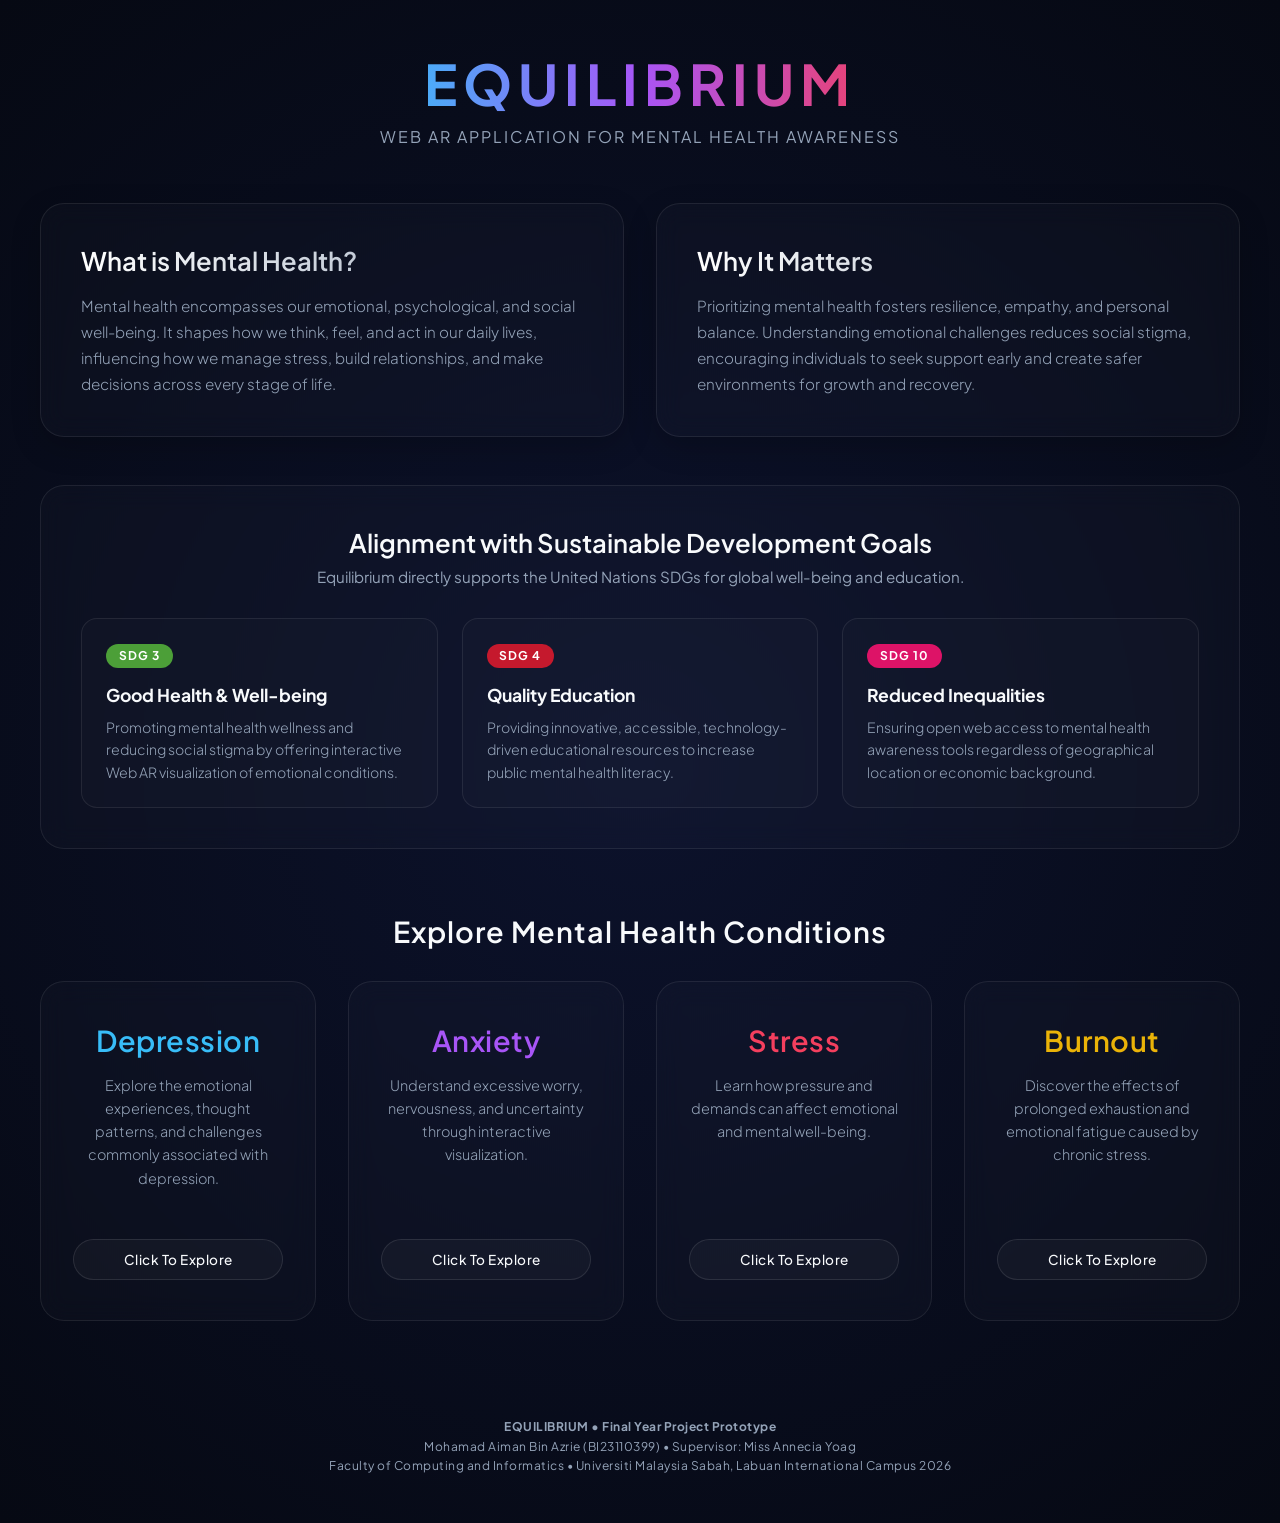
<file: index.html>
<!DOCTYPE html>
<html lang="en">
<head>
    <meta charset="UTF-8">
    <meta name="viewport" content="width=device-width, initial-scale=1.0">
    <title>EQUILIBRIUM - Main Menu</title>
    <!-- Google Font -->
    <link href="https://fonts.googleapis.com/css2?family=Plus+Jakarta+Sans:wght@300;400;500;600;700&display=swap" rel="stylesheet">
    <!-- Separate Stylesheet -->
    <link rel="stylesheet" href="index-style.css">
</head>
<body>

    <header>
        <h1>Equilibrium</h1>
        <p>Web AR Application for Mental Health Awareness</p>
    </header>

    <!-- Overview Section: Mental Health & Its Importance -->
    <section class="intro-section">
        <div class="intro-card">
            <h2>What is Mental Health?</h2>
            <p>
                Mental health encompasses our emotional, psychological, and social well-being. It shapes how we think, feel, and act in our daily lives, influencing how we manage stress, build relationships, and make decisions across every stage of life.
            </p>
        </div>

        <div class="intro-card">
            <h2>Why It Matters</h2>
            <p>
                Prioritizing mental health fosters resilience, empathy, and personal balance. Understanding emotional challenges reduces social stigma, encouraging individuals to seek support early and create safer environments for growth and recovery.
            </p>
        </div>
    </section>

    <!-- SDG Alignment Section -->
    <section class="sdg-section">
        <div class="sdg-header">
            <h2>Alignment with Sustainable Development Goals</h2>
            <p>Equilibrium directly supports the United Nations SDGs for global well-being and education.</p>
        </div>

        <div class="sdg-grid">
            <div class="sdg-card">
                <span class="sdg-badge badge-sdg3">SDG 3</span>
                <h3>Good Health & Well-being</h3>
                <p>
                    Promoting mental health wellness and reducing social stigma by offering interactive Web AR visualization of emotional conditions.
                </p>
            </div>

            <div class="sdg-card">
                <span class="sdg-badge badge-sdg4">SDG 4</span>
                <h3>Quality Education</h3>
                <p>
                    Providing innovative, accessible, technology-driven educational resources to increase public mental health literacy.
                </p>
            </div>

            <div class="sdg-card">
                <span class="sdg-badge badge-sdg10">SDG 10</span>
                <h3>Reduced Inequalities</h3>
                <p>
                    Ensuring open web access to mental health awareness tools regardless of geographical location or economic background.
                </p>
            </div>
        </div>
    </section>

    <h2 class="section-title">Explore Mental Health Conditions</h2>

    <!-- Main Selection UI Matrix -->
    <main class="menu-grid">

        <div class="menu-card card-dep" onclick="selectCondition('depression')">
            <div>
                <h2>Depression</h2>
                <p>
                    Explore the emotional experiences,
                    thought patterns, and challenges
                    commonly associated with depression.
                </p>
            </div>
            <button class="launch-btn">Click To Explore</button>
        </div>

        <div class="menu-card card-anx" onclick="selectCondition('anxiety')">
            <div>
                <h2>Anxiety</h2>
                <p>
                    Understand excessive worry,
                    nervousness, and uncertainty
                    through interactive visualization.
                </p>
            </div>
            <button class="launch-btn">Click To Explore</button>
        </div>

        <div class="menu-card card-str" onclick="selectCondition('stress')">
            <div>
                <h2>Stress</h2>
                <p>
                    Learn how pressure and demands
                    can affect emotional and mental
                    well-being.
                </p>
            </div>
            <button class="launch-btn">Click To Explore</button>
        </div>

        <div class="menu-card card-brn" onclick="selectCondition('burnout')">
            <div>
                <h2>Burnout</h2>
                <p>
                    Discover the effects of prolonged
                    exhaustion and emotional fatigue
                    caused by chronic stress.
                </p>
            </div>
            <button class="launch-btn">Click To Explore</button>
        </div>

    </main>

    <!-- Project Attribution Footer -->
    <footer>
        <strong>EQUILIBRIUM • Final Year Project Prototype</strong><br>
        Mohamad Aiman Bin Azrie (BI23110399) • Supervisor: Miss Annecia Yoag<br>
        Faculty of Computing and Informatics • Universiti Malaysia Sabah, Labuan International Campus 2026
    </footer>

    <script>
        function selectCondition(condition){
            switch(condition){
                case "depression":
                    window.location.href = "Depression.html";
                    break;

                case "anxiety":
                    window.location.href = "anxiety-info.html";
                    break;

                case "stress":
                    window.location.href = "stress-info.html";
                    break;

                case "burnout":
                    alert("Burnout module is currently under development.");
                    break;
            }
        }
    </script>

</body>
</html>
</file>
<file: index-style.css>
:root {
    --bg-color: #060913;
    --text-main: #f8fafc;
    --text-sub: #94a3b8;
    --card-bg: rgba(255, 255, 255, 0.02);
    --card-border: rgba(255, 255, 255, 0.08);
    
    /* Condition Accent Colors */
    --color-depression: #38bdf8;
    --color-anxiety: #a855f7;
    --color-stress: #f43f5e;
    --color-burnout: #eab308;

    /* SDG Colors */
    --sdg-3: #4c9f38;
    --sdg-4: #c5192d;
    --sdg-10: #dd1367;
}

* {
    margin: 0;
    padding: 0;
    box-sizing: border-box;
    font-family: 'Plus Jakarta Sans', sans-serif;
}

body {
    background: radial-gradient(circle at center, #0c122c 0%, var(--bg-color) 100%);
    color: var(--text-main);
    min-height: 100vh;
    display: flex;
    flex-direction: column;
    justify-content: space-between;
    align-items: center;
    padding: 3rem 1.5rem;
}

/* Header Layout Alignment */
header {
    text-align: center;
    margin-bottom: 3.5rem;
}

header h1 {
    font-size: 3.5rem;
    font-weight: 700;
    letter-spacing: 6px;
    text-transform: uppercase;
    background: linear-gradient(to right, #38bdf8, #a855f7, #f43f5e);
    -webkit-background-clip: text;
    -webkit-text-fill-color: transparent;
    margin-bottom: 0.5rem;
}

header p {
    font-size: 1rem;
    color: var(--text-sub);
    letter-spacing: 2px;
    text-transform: uppercase;
    font-weight: 400;
}

/* Introductory Section: What & Why */
.intro-section {
    width: 100%;
    max-width: 1200px;
    margin-bottom: 3rem;
    display: grid;
    grid-template-columns: repeat(auto-fit, minmax(320px, 1fr));
    gap: 2rem;
}

.intro-card {
    background: var(--card-bg);
    border: 1px solid var(--card-border);
    border-radius: 24px;
    padding: 2.5rem;
    backdrop-filter: blur(12px);
    -webkit-backdrop-filter: blur(12px);
    box-shadow: 0 10px 30px rgba(0, 0, 0, 0.2);
}

.intro-card h2 {
    font-size: 1.6rem;
    font-weight: 600;
    margin-bottom: 1rem;
    background: linear-gradient(to right, #ffffff, var(--text-sub));
    -webkit-background-clip: text;
    -webkit-text-fill-color: transparent;
}

.intro-card p {
    color: var(--text-sub);
    font-size: 0.95rem;
    line-height: 1.7;
    font-weight: 300;
}

/* SDG Alignment Banner */
.sdg-section {
    width: 100%;
    max-width: 1200px;
    margin-bottom: 4rem;
    background: var(--card-bg);
    border: 1px solid var(--card-border);
    border-radius: 24px;
    padding: 2.5rem;
    backdrop-filter: blur(12px);
    -webkit-backdrop-filter: blur(12px);
}

.sdg-header {
    text-align: center;
    margin-bottom: 2rem;
}

.sdg-header h2 {
    font-size: 1.6rem;
    font-weight: 600;
    color: var(--text-main);
    margin-bottom: 0.5rem;
}

.sdg-header p {
    color: var(--text-sub);
    font-size: 0.95rem;
}

.sdg-grid {
    display: grid;
    grid-template-columns: repeat(auto-fit, minmax(280px, 1fr));
    gap: 1.5rem;
}

.sdg-card {
    background: rgba(255, 255, 255, 0.015);
    border: 1px solid var(--card-border);
    border-radius: 16px;
    padding: 1.5rem;
    transition: all 0.3s ease;
}

.sdg-card:hover {
    transform: translateY(-4px);
    border-color: rgba(255, 255, 255, 0.2);
}

.sdg-badge {
    display: inline-block;
    padding: 0.3rem 0.8rem;
    border-radius: 20px;
    font-size: 0.75rem;
    font-weight: 700;
    text-transform: uppercase;
    letter-spacing: 1px;
    margin-bottom: 1rem;
    color: #ffffff;
}

.badge-sdg3 { background: var(--sdg-3); }
.badge-sdg4 { background: var(--sdg-4); }
.badge-sdg10 { background: var(--sdg-10); }

.sdg-card h3 {
    font-size: 1.1rem;
    margin-bottom: 0.6rem;
    color: var(--text-main);
}

.sdg-card p {
    color: var(--text-sub);
    font-size: 0.88rem;
    line-height: 1.6;
    font-weight: 300;
}

/* Section Title */
.section-title {
    text-align: center;
    font-size: 1.8rem;
    font-weight: 600;
    margin-bottom: 2rem;
    letter-spacing: 1px;
    color: var(--text-main);
}

/* Responsive Selection Menu Grid */
.menu-grid {
    display: grid;
    grid-template-columns: repeat(auto-fit, minmax(260px, 1fr));
    gap: 2rem;
    width: 100%;
    max-width: 1200px;
    margin-bottom: 4rem;
}

/* Glassmorphic Card Styling */
.menu-card {
    background: var(--card-bg);
    border: 1px solid var(--card-border);
    border-radius: 24px;
    padding: 2.5rem 2rem;
    text-align: center;
    backdrop-filter: blur(12px);
    -webkit-backdrop-filter: blur(12px);
    display: flex;
    flex-direction: column;
    justify-content: space-between;
    align-items: center;
    height: 340px;
    transition: all 0.4s cubic-bezier(0.165, 0.84, 0.44, 1);
    cursor: pointer;
}

.menu-card:hover {
    transform: translateY(-8px);
    border-color: rgba(255, 255, 255, 0.2);
    background: rgba(255, 255, 255, 0.04);
}

.card-dep:hover { box-shadow: 0 20px 40px rgba(56, 189, 248, 0.15); border-color: var(--color-depression); }
.card-anx:hover { box-shadow: 0 20px 40px rgba(168, 85, 247, 0.15); border-color: var(--color-anxiety); }
.card-str:hover { box-shadow: 0 20px 40px rgba(244, 63, 94, 0.15); border-color: var(--color-stress); }
.card-brn:hover { box-shadow: 0 20px 40px rgba(234, 179, 8, 0.15); border-color: var(--color-burnout); }

.menu-card h2 {
    font-size: 1.8rem;
    font-weight: 600;
    margin-bottom: 1rem;
    letter-spacing: 0.5px;
}
.card-dep h2 { color: var(--color-depression); }
.card-anx h2 { color: var(--color-anxiety); }
.card-str h2 { color: var(--color-stress); }
.card-brn h2 { color: var(--color-burnout); }

.menu-card p {
    color: var(--text-sub);
    font-size: 0.9rem;
    line-height: 1.6;
    font-weight: 300;
}

.launch-btn {
    background: rgba(255, 255, 255, 0.03);
    border: 1px solid rgba(255, 255, 255, 0.1);
    color: var(--text-main);
    padding: 0.7rem 1.8rem;
    border-radius: 30px;
    font-size: 0.85rem;
    font-weight: 500;
    letter-spacing: 0.5px;
    transition: all 0.3s ease;
    width: 100%;
}

.menu-card:hover .launch-btn {
    background: #ffffff;
    color: #060913;
    font-weight: 600;
    box-shadow: 0 4px 15px rgba(255, 255, 255, 0.25);
}

footer {
    margin-top: 2rem;
    text-align: center;
    font-size: 0.75rem;
    color: var(--text-sub);
    line-height: 1.6;
    letter-spacing: 0.5px;
}

@media (max-width: 768px) {
    header h1 { font-size: 2.4rem; }
    body { padding: 1.5rem; }
    .intro-section { grid-template-columns: 1fr; }
    .sdg-grid { grid-template-columns: 1fr; }
}
</file>
